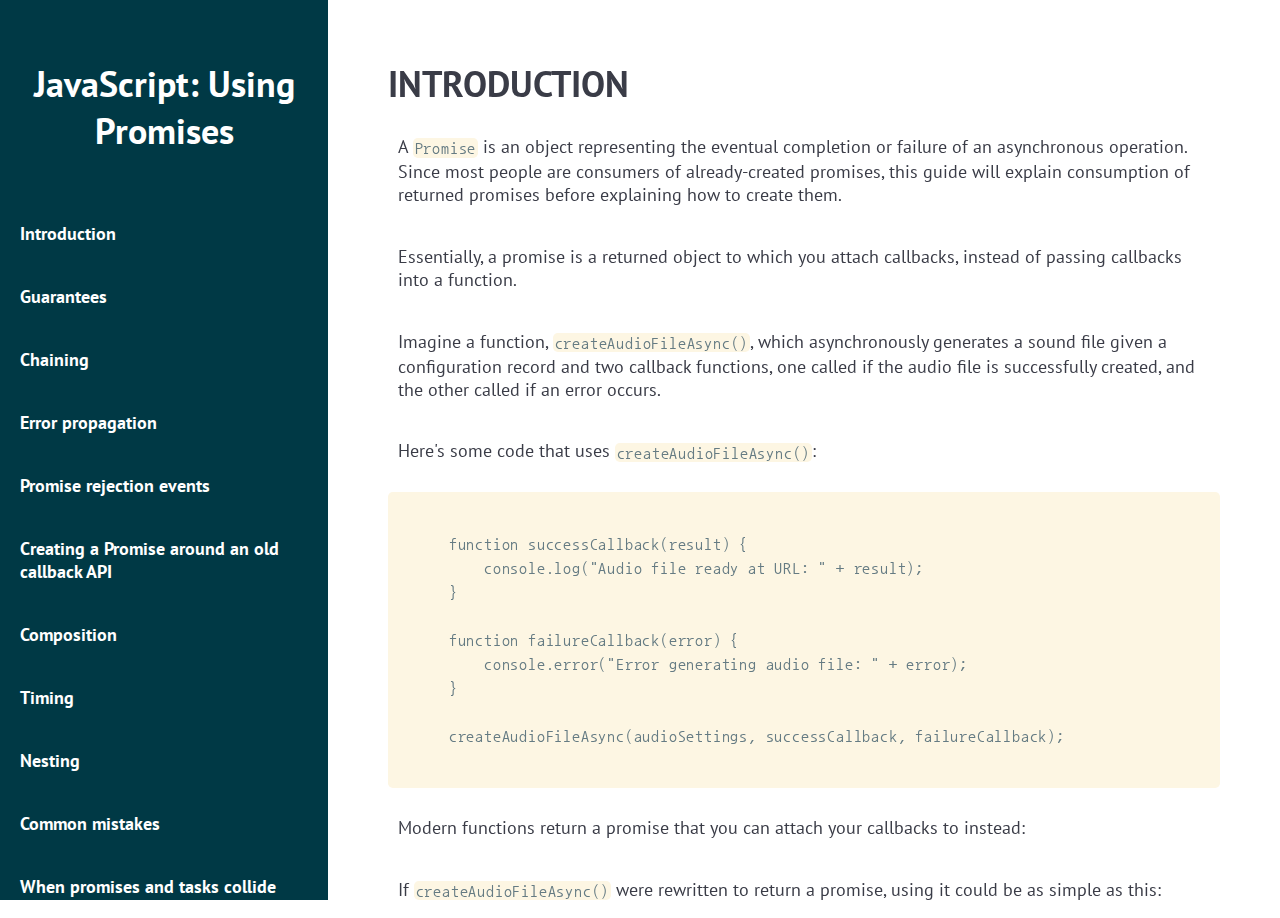
<file: index.html>
<!DOCTYPE html>
<html>
    <head>
        <title>Technical Documentation - JavaScript: Using Promises</title>
        <link href="https://fonts.googleapis.com/css?family=PT+Sans:400,700|Nanum+Gothic+Coding:400,700" rel="stylesheet">
        <link href="asset/prism.css" rel="stylesheet">
        <link href="main.css" rel="stylesheet">
        <script src="script.js" defer></script>
        <meta name="viewport" content="width=device-width, initial-scale=1">
        <link rel="stylesheet" href="https://use.fontawesome.com/releases/v5.8.1/css/all.css" integrity="sha384-50oBUHEmvpQ+1lW4y57PTFmhCaXp0ML5d60M1M7uH2+nqUivzIebhndOJK28anvf" crossorigin="anonymous">
    </head>
    <body>
        <nav id="navbar">
            <header>
                JavaScript: Using Promises
            </header>
            <button class="nav-button"><i class="fas fa-angle-double-down"></i></button>
            <div class="nav-links">
                <ul>
                    <li><a href="#Introduction" class="nav-link">Introduction</a></li>
                    <li><a href="#Guarantees" class="nav-link">Guarantees</a></li>
                    <li><a href="#Chaining" class="nav-link">Chaining</a></li>
                    <li><a href="#Error_propagation" class="nav-link">Error propagation</a></li>
                    <li><a href="#Promise_rejection_events" class="nav-link">Promise rejection events</a></li>
                    <li><a href="#Creating_a_Promise_around_an_old_callback_API" class="nav-link">Creating a Promise around an old callback API</a></li>
                    <li><a href="#Composition" class="nav-link">Composition</a></li>
                    <li><a href="#Timing" class="nav-link">Timing</a></li>
                    <li><a href="#Nesting" class="nav-link">Nesting</a></li>
                    <li><a href="#Common_mistakes" class="nav-link">Common mistakes</a></li>
                    <li><a href="#When_promises_and_tasks_collide" class="nav-link">When promises and tasks collide</a></li>
                </ul>
            </div>
        </nav>
        <main id="main-doc">
            <section class="main-section" id="Introduction">
                <header>INTRODUCTION</header>
                <p>A <code class="language-none">Promise</code> is an object representing the eventual completion or failure of an asynchronous operation. Since most people are consumers of already-created promises, this guide will explain consumption of returned promises before explaining how to create them.</p>
                <p>Essentially, a promise is a returned object to which you attach callbacks, instead of passing callbacks into a function.</p>
                <p>Imagine a function, <code class="language-javascript">createAudioFileAsync()</code>, which asynchronously generates a sound file given a configuration record and two callback functions, one called if the audio file is successfully created, and the other called if an error occurs.</p>
                <p>Here's some code that uses <code class="language-javascript">createAudioFileAsync()</code>:</p>
                <pre class="line-numbers language-javascript"><code class="language-javascript">
function successCallback(result) {
    console.log("Audio file ready at URL: " + result);
}

function failureCallback(error) {
    console.error("Error generating audio file: " + error);
}

createAudioFileAsync(audioSettings, successCallback, failureCallback);
                </code></pre>
                <p>Modern functions return a promise that you can attach your callbacks to instead:</p>
                <p>If <code class="language-javascript">createAudioFileAsync()</code> were rewritten to return a promise, using it could be as simple as this:</p>
                <pre class="language-javascript line-numbers"><code>
createAudioFileAsync(audioSettings).then(successCallback, failureCallback);
                </code></pre>
                <p>That's shorthand for:</p>
                <pre class="language-javascript line-numbers"><code>
const promise = createAudioFileAsync(audioSettings); 
promise.then(successCallback, failureCallback);
                </code></pre>
                <p>We call this an <em>asynchronous function call</em>. This convention has several advantages. We will explore each one.</p>
            </section>
            <section class="main-section" id="Guarantees">
                <header>GUARANTEES</header>
                <p>Unlike old-fashioned passed-in callbacks, a promise comes with some guarantees:</p>
                <ul>
                    <li>Callbacks will never be called before the completion of the current run of the JavaScript event loop.</li>
                    <li>Callbacks added with <code class="language-javascript">then()</code>, as above, will be called even after the success or failure of the asynchronous operation.</li>
                    <li>Multiple callbacks may be added by calling <code class="language-javascript">then()</code> several times. Each callback is executed one after another, in the order in which they were inserted.</li>
                </ul>
                <p>One of the great things about using promises is <b>chaining</b>.</p>
            </section>
            <section class="main-section" id="Chaining">
                <header>CHAINING</header>
                <p>A common need is to execute two or more asynchronous operations back to back, where each subsequent operation starts when the previous operation succeeds, with the result from the previous step. We accomplish this by creating a <b>promise chain</b>.</p>
                <p>Here's the magic: the then() function returns a new promise, different from the original:</p>
                <pre class="language-javascript line-numbers"><code>
const promise = doSomething();
const promise2 = promise.then(successCallback, failureCallback);
or
const promise2 = doSomething().then(successCallback, failureCallback);
                </code></pre>
                <p>This second promise (promise2) represents the completion not just of doSomething(), but also of the successCallback or failureCallback you passed in, which can be other asynchronous functions returning a promise. When that's the case, any callbacks added to promise2 get queued behind the promise returned by either successCallback or failureCallback.</p>
                <p>Basically, each promise represents the completion of another asynchronous step in the chain.</p>
                <p>In the old days, doing several asynchronous operations in a row would lead to the classic callback pyramid of doom:</p>
                <pre class="language-javascript line-numbers"><code> 
doSomething(function(result) {
    doSomethingElse(result, function(newResult) {
        doThirdThing(newResult, function(finalResult) {
        console.log('Got the final result: ' + finalResult);
        }, failureCallback);
    }, failureCallback);
    }, failureCallback);
                </code></pre>
                <p>With modern functions, we attach our callbacks to the returned promises instead, forming a promise chain:</p>
                <pre class="language-javascript line-numbers"><code>
doSomething()
    .then(function(result) {
    return doSomethingElse(result);
    })
    .then(function(newResult) {
    return doThirdThing(newResult);
    })
    .then(function(finalResult) {
    console.log('Got the final result: ' + finalResult);
    })
    .catch(failureCallback);

                </code></pre>
                <p>The arguments to then are optional, and catch(failureCallback) is short for then(null, failureCallback). You might see this expressed with arrow functions instead:</p>
                <pre class="language-javascript line-numbers"><code>
doSomething()
    .then(result => doSomethingElse(result))
    .then(newResult => doThirdThing(newResult))
    .then(finalResult => {
    console.log(`Got the final result: ${finalResult}`);
    })
    .catch(failureCallback);
                </code></pre>
                <p><b>Important:</b> Always return results, otherwise callbacks won't catch the result of a previous promise (with arrow functions <code class="language-javascript">() => x</code> is short for <code class="language-javascript">() => { return x; })</code>.</p>
                <h3><span>Chaining after a catch</span></h3>

                <p>It's possible to chain after a failure, i.e. a catch, which is useful to accomplish new actions even after an action failed in the chain. Read the following example:</p>
                <pre class="language-javascript line-numbers"><code>
new Promise((resolve, reject) => {
    console.log('Initial');

    resolve();
})
.then(() => {
    throw new Error('Something failed');
        
    console.log('Do this');
})
.catch(() => {
    console.error('Do that');
})
.then(() => {
    console.log('Do this, no matter what happened before');
});
                </code></pre>

                <p>This will output the following text:</p>
                <pre class="language-javascript line-numbers"><code>
Initial
Do that
Do this, no matter what happened before
                </code></pre>
                <p><b>Note:</b> The text "Do this" is not displayed because the "Something failed" error caused a rejection.</p>
            </section>

            <section class="main-section" id="Error_propagation">
                <header>ERROR PROPAGATION</header>
                <p>You might recall seeing <code class="language-javascript">failureCallback</code> three times in the pyramid of doom earlier, compared to only once at the end of the promise chain:</p>
                <pre class="language-javascript line-numbers"><code>
doSomething()
    .then(result => doSomethingElse(result))
    .then(newResult => doThirdThing(newResult))
    .then(finalResult => console.log(`Got the final result: ${finalResult}`))
    .catch(failureCallback);
                </code></pre>
                <p>If there's an exception, the browser will look down the chain for <code class="language-javascript">.catch()</code> handlers or onRejected. This is very much modeled after how synchronous code works:</p>
                <pre class="language-javascript line-numbers"><code>
try {
    const result = syncDoSomething();
    const newResult = syncDoSomethingElse(result);
    const finalResult = syncDoThirdThing(newResult);
    console.log(`Got the final result: ${finalResult}`);
    } catch(error) {
    failureCallback(error);
    }
                </code></pre>
                <p>This symmetry with asynchronous code culminates in the <code class="language-javascript">async/await</code> syntactic sugar in ECMAScript 2017:</p>
                <pre class="language-javascript line-numbers"><code>
async function foo() {
    try {
        const result = await doSomething();
        const newResult = await doSomethingElse(result);
        const finalResult = await doThirdThing(newResult);
        console.log(`Got the final result: ${finalResult}`);
    } catch(error) {
        failureCallback(error);
    }
}
                </code></pre>
                <p>It builds on promises, e.g. <code class="language-javascript">doSomething()</code> is the same function as before. You can read more about the syntax <a href="https://developers.google.com/web/fundamentals/primers/async-functions">here</a>.</p>
                <p>Promises solve a fundamental flaw with the callback pyramid of doom, by catching all errors, even thrown exceptions and programming errors. This is essential for functional composition of asynchronous operations.</p>
            </section>
            <section class="main-section" id="Promise_rejection_events">
                <header>PROMISE REJECTION EVENTS</header>
                <p>Whenever a promise is rejected, one of two events is sent to the global scope (generally, this is either the window or, if being used in a web worker, it's the Worker or other worker-based interface). The two events are:</p>
                <dl>
                    <dt>rejectionhandled</dt>
                        <dd>Sent when a promise is rejected, after that rejection has been handled by the executor's reject function.</dd>
                    <dt>unhandledrejection</dt>
                        <dd>Sent when a promise is rejected but there is no rejection handler available.</dd>
                </dl>
                <p>In both cases, the event (of type <code class="language-javascript">PromiseRejectionEvent</code>) has as members a <code class="language-javascript">promise</code> property indicating the promise that was rejected, and a <code class="language-javascript">reason</code> property that provides the reason given for the promise to be rejected.</p>
                <p>These make it possible to offer fallback error handling for promises, as well as to help debug issues with your promise management. These handlers are global per context, so all errors will go to the same event handlers, regardless of source.</p>
                <p>One case of special usefulness: when writing code for Node.js, it's common that modules you include in your project may have unhandled rejected promises. These get logged to the console by the Node runtime. You can capture these for analysis and handling by your code—or just to avoid having them cluttering up your output—by adding a handler for the unhandledrejection event, like this:</p>
                <pre class="language-javascript line-numbers"><code>
window.addEventListener("unhandledrejection", event => {
    /* You might start here by adding code to examine the
        promise specified by event.promise and the reason in
        event.reason */
    
    event.preventDefault();
    }, false);
                </code></pre>
                <p>By calling the event's <code class="language-javascript">preventDefault()</code> method, you tell the JavaScript runtime not to do its default action when rejected promises go unhandled. That default action usually involves logging the error to console, and this is indeed the case for Node.</p>
                <p>Ideally, of course, you should examine the rejected promises to make sure none of them are actual code bugs before just discarding these events.</p>
            </section>
            <section class="main-section" id="Creating_a_Promise_around_an_old_callback_API">
                <header>CREATING A PROMISE AROUND AN OLD CALLBACK API</header>
                <p>A Promise can be created from scratch using its constructor. This should be needed only to wrap old APIs.</p>
                <p>In an ideal world, all asynchronous functions would already return promises. Unfortunately, some APIs still expect success and/or failure callbacks to be passed in the old way. The most obvious example is the <code class="language-javascript line-numbers">setTimeout()</code> function:</p>
                <pre><code class="language-javascript line-numbers">
setTimeout(() => saySomething("10 seconds passed"), 10*1000);
                </code></pre>
                <p>Mixing old-style callbacks and promises is problematic. If saySomething() fails or contains a programming error, nothing catches it. <code class="language-javascript">setTimeout</code> is to blame for this.</p>
                <p>Luckily we can wrap <code class="language-javascript">setTimeout</code> in a promise. Best practice is to wrap problematic functions at the lowest possible level, and then never call them directly again:</p>
                <pre class="language-javascript line-numbers"><code>
const wait = ms => new Promise(resolve => setTimeout(resolve, ms));

wait(10*1000).then(() => saySomething("10 seconds")).catch(failureCallback);
                </code></pre>
                <p>Basically, the promise constructor takes an executor function that lets us resolve or reject a promise manually. Since <code class="language-javascript">setTimeout()</code> doesn't really fail, we left out reject in this case.</p>
            </section>
            <section class="main-section" id="Composition">
                <header>COMPOSITION</header>
                <p><code class="language-javascript">Promise.resolve()</code> and <code class="language-javascript">Promise.reject()</code> are shortcuts to manually create an already resolved or rejected promise respectively. This can be useful at times.</p>
                <p><code class="language-javascript">Promise.all()</code> and <code class="language-javascript">Promise.race()</code> are two composition tools for running asynchronous operations in parallel.</p>
                <p>We can start operations in parallel and wait for them all to finish like this:</p>
                <pre class="language-javascript line-numbers"><code>
Promise.all([func1(), func2(), func3()])
.then(([result1, result2, result3]) => { /* use result1, result2 and result3 */ });
                </code></pre>
                <p>Sequential composition is possible using some clever JavaScript:</p>
                <pre class="language-javascript line-numbers"><code>
[func1, func2, func3].reduce((p, f) => p.then(f), Promise.resolve())
.then(result3 => { /* use result3 */ });
                </code></pre>
                <p>Basically, we reduce an array of asynchronous functions down to a promise chain equivalent to: <code class="language-javascript">Promise.resolve().then(func1).then(func2).then(func3);</code></p>
                <p>This can be made into a reusable compose function, which is common in functional programming:</p>
                <pre class="language-javascript line-numbers"><code>
const applyAsync = (acc,val) => acc.then(val);
const composeAsync = (...funcs) => x => funcs.reduce(applyAsync, Promise.resolve(x));
                </code></pre>
                <p>The <code class="language-javascript">composeAsync()</code> function will accept any number of functions as arguments, and will return a new function that accepts an initial value to be passed through the composition pipeline:</p>
                <pre class="language-javascript line-numbers"><code>
const transformData = composeAsync(func1, func2, func3);
const result3 = transformData(data);
                </code></pre>
                <p>In ECMAScript 2017, sequential composition can be done more simply with async/await:</p>
                <pre class="language-javascript line-numbers"><code>
let result;
for (const f of [func1, func2, func3]) {
result = await f(result);
}
/* use last result (i.e. result3) */
                </code></pre>
            </section>
            <section class="main-section" id="Timing">
                <header>TIMING</header>
                <p></p>To avoid surprises, functions passed to <code class="language-javascript">then()</code> will never be called synchronously, even with an already-resolved promise:</p>
                <pre class="language-javascript line-numbers"><code>
Promise.resolve().then(() => console.log(2));
console.log(1); // 1, 2
                </code></pre>

                <p>Instead of running immediately, the passed-in function is put on a microtask queue, which means it runs later when the queue is emptied at the end of the current run of the JavaScript event loop, i.e. pretty soon:</p>
                <pre class="language-javascript line-numbers"><code>
const wait = ms => new Promise(resolve => setTimeout(resolve, ms));

wait().then(() => console.log(4));
Promise.resolve().then(() => console.log(2)).then(() => console.log(3));
console.log(1); // 1, 2, 3, 4
                </code></pre>
            </section>
            <section class="main-section" id="Nesting">
                <header>NESTING</header>
                <p>Simple promise chains are best kept flat without nesting, as nesting can be a result of careless composition. See <a href="technical_page.html#Common_mistakes">common mistakes.</a></p>
                <p>Nesting is a control structure to limit the scope of  statements. Specifically, a nested <code class="language-javascript">catch</code> only catches failures in its scope and below, not errors higher up in the chain outside the nested scope. When used correctly, this gives greater precision in error recovery:</p>
                <pre class="language-javascript line-numbers"><code>
doSomethingCritical()
    .then(result => doSomethingOptional(result)
    .then(optionalResult => doSomethingExtraNice(optionalResult))
    .catch(e => {})) // Ignore if optional stuff fails; proceed.
    .then(() => moreCriticalStuff())
    .catch(e => console.error("Critical failure: " + e.message));

                </code></pre>
                <p>Note that the optional steps here are nested, not from the indentation, but from the precarious placement of the outer <code class="language-javascript">(</code> and <code class="language-javascript">)</code> around them.</p>
                <p>The inner neutralizing <code class="language-javascript">catch</code> statement only catches failures from <code class="language-javascript">doSomethingOptional()</code> and <code class="language-javascript">doSomethingExtraNice()</code>, after which the code resumes with <code class="language-javascript">moreCriticalStuff()</code>. Importantly, if <code class="language-javascript">doSomethingCritical()</code> fails, its error is caught by the final (outer) <code class="language-javascript">catch</code> only.</p>
            </section>
            <section class="main-section" id="Common_mistakes">
                <header>COMMON MISTAKES</header>
                <p>Here are some common mistakes to watch out for when composing promise chains. Several of these mistakes manifest in the following example:</p>
                <pre class="language-javascript line-numbers"><code>
// Bad example! Spot 3 mistakes!

doSomething().then(function(result) {
doSomethingElse(result) // Forgot to return promise from inner chain + unnecessary nesting
.then(newResult => doThirdThing(newResult));
}).then(() => doFourthThing());
// Forgot to terminate chain with a catch!
                </code></pre>
                <p> The first mistake is to not chain things together properly. This happens when we create a new promise but forget to return it. As a consequence, the chain is broken, or rather, we have two independent chains racing. This means <code class="language-javascript">doFourthThing()</code> won't wait for <code class="language-javascript">doSomethingElse()</code> or <code class="language-javascript">doThirdThing()</code> to finish, and will run in parallel with them, likely unintended. Separate chains also have separate error handling, leading to uncaught errors.</p>
                <p>The second mistake is to nest unnecessarily, enabling the first mistake. Nesting also limits the scope of inner error handlers, which - if unintended - can lead to uncaught errors. A variant of this is the promise constructor anti-pattern, which combines nesting with redundant use of the promise constructor to wrap code that already uses promises.</p>
                <p>The third mistake is forgetting to terminate chains with catch. Unterminated promise chains lead to uncaught promise rejections in most browsers.</p>
                <p>A good rule-of-thumb is to always either return or terminate promise chains, and as soon as you get a new promise, return it immediately, to flatten things:</p>
                <pre class="language-javascript line-numbers"><code>
doSomething()
    .then(function(result) {
    return doSomethingElse(result);
    })
    .then(newResult => doThirdThing(newResult))
    .then(() => doFourthThing())
    .catch(error => console.error(error));
                </code></pre>

                <p>
                    Note that <code class="language-javascript">() => x</code> is short for <code class="language-javascript">() => { return x; }</code>.<br>
                    Now we have a single deterministic chain with proper error handling.<br>
                    Using <code class="language-javascript">async/await</code> addresses most, if not all of these problems - the tradeoff being that the most common mistake with that syntax is forgetting the await keyword.
                </p>    
            </section>
            <section class="main-section" id="When_promises_and_tasks_collide">
                <header>WHEN PROMISES AND TASKS COLLIDE</header>
                <p>If you run into situations in which you have promises and tasks (such as events or callbacks) which are firing in unpredictable orders, it's possible you may benefit from using a microtask to check status or balance out your promises when promises are created conditionally.
                    If you think microtasks may help solve this problem, see the microtask guide to learn more about how to use <code class="language-javascript">queueMicrotask()</code> to enqueue a function as a microtask.</p>
            </section>
        </main>
    </body>
</html>
</file>
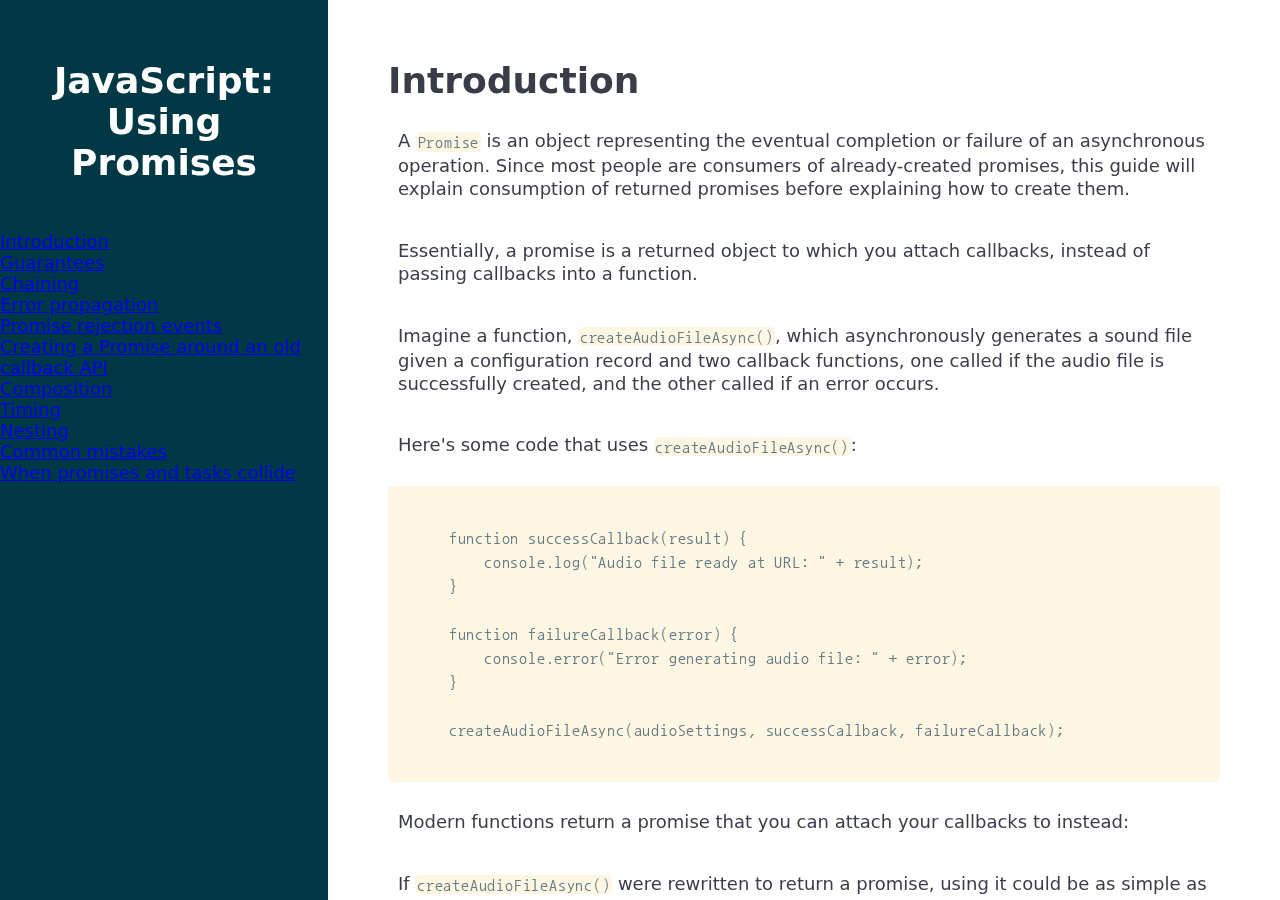
<file: technical_page.html>
<!DOCTYPE html>
<html>
    <head>
        <title>Technical Documentation - JavaScript: Using Promises</title>
        <link href="https://fonts.googleapis.com/css?family=Nanum+Gothic:400,700|Nanum+Gothic+Coding:400,700" rel="stylesheet">
        <link href="asset/prism.css" rel="stylesheet">
        <link href="main.css" rel="stylesheet">
    </head>
    <body>
        <nav id="navbar">
            <header>
                JavaScript: Using Promises
            </header>
            <ul>
                <li><a href="#Introduction">Introduction</a></li>
                <li><a href="#Guarantees">Guarantees</a></li>
                <li><a href="#Chaining">Chaining</a></li>
                <li><a href="#Error_propagation">Error propagation</a></li>
                <li><a href="#Promise_rejection_events">Promise rejection events</a></li>
                <li><a href="#Creating_a_Promise_around_an_old_callback_API">Creating a Promise around an old callback API</a></li>
                <li><a href="#Composition">Composition</a></li>
                <li><a href="#Timing">Timing</a></li>
                <li><a href="#Nesting">Nesting</a></li>
                <li><a href="#Common_mistakes">Common mistakes</a></li>
                <li><a href="#When_promises_and_tasks_collide">When promises and tasks collide</a></li>
            </ul>
        </nav>
        <main id="main-doc">
            <section class="main-section" id="Introduction">
                <header>Introduction</header>
                <p>A <code class="language-javascript">Promise</code> is an object representing the eventual completion or failure of an asynchronous operation. Since most people are consumers of already-created promises, this guide will explain consumption of returned promises before explaining how to create them.</p>
                <p>Essentially, a promise is a returned object to which you attach callbacks, instead of passing callbacks into a function.</p>
                <p>Imagine a function, <code class="language-javascript">createAudioFileAsync()</code>, which asynchronously generates a sound file given a configuration record and two callback functions, one called if the audio file is successfully created, and the other called if an error occurs.</p>
                <p>Here's some code that uses <code class="language-javascript">createAudioFileAsync()</code>:</p>
                <pre class="language-javascript line-numbers"><code>
function successCallback(result) {
    console.log("Audio file ready at URL: " + result);
}

function failureCallback(error) {
    console.error("Error generating audio file: " + error);
}

createAudioFileAsync(audioSettings, successCallback, failureCallback);
                </code></pre>
                <p>Modern functions return a promise that you can attach your callbacks to instead:</p>
                <p>If <code class="language-javascript">createAudioFileAsync()</code> were rewritten to return a promise, using it could be as simple as this:</p>
                <pre><code class="language-javascript">
createAudioFileAsync(audioSettings).then(successCallback, failureCallback);
                </code></pre>
                <p>That's shorthand for:</p>
                <pre class="language-javascript line-numbers"><code>
const promise = createAudioFileAsync(audioSettings); 
promise.then(successCallback, failureCallback);
                </code></pre>
                <p>We call this an <em>asynchronous function call</em>. This convention has several advantages. We will explore each one.</p>
            </section>
            <section class="main-section" id="Guarantees">
                <header>Guarantees</header>
                <p>Unlike old-fashioned passed-in callbacks, a promise comes with some guarantees:</p>
                <ul>
                    <li>Callbacks will never be called before the completion of the current run of the JavaScript event loop.</li>
                    <li>Callbacks added with <code class="language-javascript">then()</code>, as above, will be called even after the success or failure of the asynchronous operation.</li>
                    <li>Multiple callbacks may be added by calling <code class="language-javascript">then()</code> several times. Each callback is executed one after another, in the order in which they were inserted.</li>
                </ul>
                <p>One of the great things about using promises is <b>chaining</b>.</p>
            </section>
            <section class="main-section" id="Chaining">
                <header>Chaining</header>
                <p>A common need is to execute two or more asynchronous operations back to back, where each subsequent operation starts when the previous operation succeeds, with the result from the previous step. We accomplish this by creating a <b>promise chain</b>.</p>
                <p>Here's the magic: the then() function returns a new promise, different from the original:</p>
                <pre class="language-javascript line-numbers"><code>
const promise = doSomething();
const promise2 = promise.then(successCallback, failureCallback);
or
const promise2 = doSomething().then(successCallback, failureCallback);
                </code></pre>
                <p>This second promise (promise2) represents the completion not just of doSomething(), but also of the successCallback or failureCallback you passed in, which can be other asynchronous functions returning a promise. When that's the case, any callbacks added to promise2 get queued behind the promise returned by either successCallback or failureCallback.</p>
                <p>Basically, each promise represents the completion of another asynchronous step in the chain.</p>
                <p>In the old days, doing several asynchronous operations in a row would lead to the classic callback pyramid of doom:</p>
                <pre class="language-javascript line-numbers"><code> 
doSomething(function(result) {
    doSomethingElse(result, function(newResult) {
        doThirdThing(newResult, function(finalResult) {
        console.log('Got the final result: ' + finalResult);
        }, failureCallback);
    }, failureCallback);
    }, failureCallback);
                </code></pre>
                <p>With modern functions, we attach our callbacks to the returned promises instead, forming a promise chain:</p>
                <pre class="language-javascript line-numbers"><code>
doSomething()
    .then(function(result) {
    return doSomethingElse(result);
    })
    .then(function(newResult) {
    return doThirdThing(newResult);
    })
    .then(function(finalResult) {
    console.log('Got the final result: ' + finalResult);
    })
    .catch(failureCallback);

                </code></pre>
                <p>The arguments to then are optional, and catch(failureCallback) is short for then(null, failureCallback). You might see this expressed with arrow functions instead:</p>
                <pre class="language-javascript line-numbers"><code>
doSomething()
    .then(result => doSomethingElse(result))
    .then(newResult => doThirdThing(newResult))
    .then(finalResult => {
    console.log(`Got the final result: ${finalResult}`);
    })
    .catch(failureCallback);
                </code></pre>
                <p><b>Important:</b> Always return results, otherwise callbacks won't catch the result of a previous promise (with arrow functions <code class="language-javascript">() => x</code> is short for <code class="language-javascript">() => { return x; })</code>.</p>
                <h3><span>Chaining after a catch</span></h3>

                <p>It's possible to chain after a failure, i.e. a catch, which is useful to accomplish new actions even after an action failed in the chain. Read the following example:</p>
                <pre class="language-javascript line-numbers"><code>
new Promise((resolve, reject) => {
    console.log('Initial');

    resolve();
})
.then(() => {
    throw new Error('Something failed');
        
    console.log('Do this');
})
.catch(() => {
    console.error('Do that');
})
.then(() => {
    console.log('Do this, no matter what happened before');
});
                </code></pre>

                <p>This will output the following text:</p>
                <pre class="language-javascript line-numbers"><code>
Initial
Do that
Do this, no matter what happened before
                </code></pre>
                <p><b>Note:</b> The text "Do this" is not displayed because the "Something failed" error caused a rejection.</p>
            </section>

            <section class="main-section" id="Error_propagation">
                <header>Error propagation</header>
                <p>You might recall seeing <code class="language-javascript">failureCallback</code> three times in the pyramid of doom earlier, compared to only once at the end of the promise chain:</p>
                <pre class="language-javascript line-numbers"><code>
doSomething()
    .then(result => doSomethingElse(result))
    .then(newResult => doThirdThing(newResult))
    .then(finalResult => console.log(`Got the final result: ${finalResult}`))
    .catch(failureCallback);
                </code></pre>
                <p>If there's an exception, the browser will look down the chain for <code class="language-javascript">.catch()</code> handlers or onRejected. This is very much modeled after how synchronous code works:</p>
                <pre class="language-javascript line-numbers"><code>
try {
    const result = syncDoSomething();
    const newResult = syncDoSomethingElse(result);
    const finalResult = syncDoThirdThing(newResult);
    console.log(`Got the final result: ${finalResult}`);
    } catch(error) {
    failureCallback(error);
    }
                </code></pre>
                <p>This symmetry with asynchronous code culminates in the <code class="language-javascript">async/await</code> syntactic sugar in ECMAScript 2017:</p>
                <pre class="language-javascript line-numbers"><code>
async function foo() {
    try {
        const result = await doSomething();
        const newResult = await doSomethingElse(result);
        const finalResult = await doThirdThing(newResult);
        console.log(`Got the final result: ${finalResult}`);
    } catch(error) {
        failureCallback(error);
    }
}
                </code></pre>
                <p>It builds on promises, e.g. <code class="language-javascript">doSomething()</code> is the same function as before. You can read more about the syntax <a href="https://developers.google.com/web/fundamentals/primers/async-functions">here</a>.</p>
                <p>Promises solve a fundamental flaw with the callback pyramid of doom, by catching all errors, even thrown exceptions and programming errors. This is essential for functional composition of asynchronous operations.</p>
            </section>
            <section class="main-section" id="Promise_rejection_events">
                <header>Promise rejection events</header>
                <p>Whenever a promise is rejected, one of two events is sent to the global scope (generally, this is either the window or, if being used in a web worker, it's the Worker or other worker-based interface). The two events are:</p>
                <dl>
                    <dt>rejectionhandled</dt>
                        <dd>Sent when a promise is rejected, after that rejection has been handled by the executor's reject function.</dd>
                    <dt>unhandledrejection</dt>
                        <dd>Sent when a promise is rejected but there is no rejection handler available.</dd>
                </dl>
                <p>In both cases, the event (of type <code class="language-javascript">PromiseRejectionEvent</code>) has as members a <code class="language-javascript">promise</code> property indicating the promise that was rejected, and a <code class="language-javascript">reason</code> property that provides the reason given for the promise to be rejected.</p>
                <p>These make it possible to offer fallback error handling for promises, as well as to help debug issues with your promise management. These handlers are global per context, so all errors will go to the same event handlers, regardless of source.</p>
                <p>One case of special usefulness: when writing code for Node.js, it's common that modules you include in your project may have unhandled rejected promises. These get logged to the console by the Node runtime. You can capture these for analysis and handling by your code—or just to avoid having them cluttering up your output—by adding a handler for the unhandledrejection event, like this:</p>
                <pre class="language-javascript line-numbers"><code>
window.addEventListener("unhandledrejection", event => {
    /* You might start here by adding code to examine the
        promise specified by event.promise and the reason in
        event.reason */
    
    event.preventDefault();
    }, false);
                </code></pre>
                <p>By calling the event's <code class="language-javascript">preventDefault()</code> method, you tell the JavaScript runtime not to do its default action when rejected promises go unhandled. That default action usually involves logging the error to console, and this is indeed the case for Node.</p>
                <p>Ideally, of course, you should examine the rejected promises to make sure none of them are actual code bugs before just discarding these events.</p>
            </section>
            <section class="main-section" id="Creating_a_Promise_around_an_old_callback_API">
                <header>Creating a Promise around an old callback API</header>
                <p>A Promise can be created from scratch using its constructor. This should be needed only to wrap old APIs.</p>
                <p></p>In an ideal world, all asynchronous functions would already return promises. Unfortunately, some APIs still expect success and/or failure callbacks to be passed in the old way. The most obvious example is the <code class="language-javascript">setTimeout()</code> function:</p>
                <pre><code class="language-javascript">
setTimeout(() => saySomething("10 seconds passed"), 10*1000);
                </code></pre>
                <p>Mixing old-style callbacks and promises is problematic. If saySomething() fails or contains a programming error, nothing catches it. <code class="language-javascript">setTimeout</code> is to blame for this.</p>
                <p>Luckily we can wrap <code class="language-javascript">setTimeout</code> in a promise. Best practice is to wrap problematic functions at the lowest possible level, and then never call them directly again:</p>
                <pre class="language-javascript line-numbers"><code>
const wait = ms => new Promise(resolve => setTimeout(resolve, ms));

wait(10*1000).then(() => saySomething("10 seconds")).catch(failureCallback);
                </code></pre>
                <p>Basically, the promise constructor takes an executor function that lets us resolve or reject a promise manually. Since <code class="language-javascript">setTimeout()</code> doesn't really fail, we left out reject in this case.</p>
            </section>
            <section class="main-section" id="Composition">
                <header>Composition</header>
                <p><code class="language-javascript">Promise.resolve()</code> and <code class="language-javascript">Promise.reject()</code> are shortcuts to manually create an already resolved or rejected promise respectively. This can be useful at times.</p>
                <p><code class="language-javascript">Promise.all()</code> and <code class="language-javascript">Promise.race()</code> are two composition tools for running asynchronous operations in parallel.</p>
                <p>We can start operations in parallel and wait for them all to finish like this:</p>
                <pre class="language-javascript line-numbers"><code>
Promise.all([func1(), func2(), func3()])
.then(([result1, result2, result3]) => { /* use result1, result2 and result3 */ });
                </code></pre>
                <p>Sequential composition is possible using some clever JavaScript:</p>
                <pre class="language-javascript line-numbers"><code>
[func1, func2, func3].reduce((p, f) => p.then(f), Promise.resolve())
.then(result3 => { /* use result3 */ });
                </code></pre>
                <p>Basically, we reduce an array of asynchronous functions down to a promise chain equivalent to: <code class="language-javascript">Promise.resolve().then(func1).then(func2).then(func3);</code></p>
                <p>This can be made into a reusable compose function, which is common in functional programming:</p>
                <pre class="language-javascript line-numbers"><code>
                    const applyAsync = (acc,val) => acc.then(val);
                    const composeAsync = (...funcs) => x => funcs.reduce(applyAsync, Promise.resolve(x));
                </code></pre>
                <p>The <code class="language-javascript">composeAsync()</code> function will accept any number of functions as arguments, and will return a new function that accepts an initial value to be passed through the composition pipeline:</p>
                <pre class="language-javascript line-numbers"><code>
const transformData = composeAsync(func1, func2, func3);
const result3 = transformData(data);
                </code></pre>
                <p>In ECMAScript 2017, sequential composition can be done more simply with async/await:</p>
                <pre class="language-javascript line-numbers"><code>
let result;
for (const f of [func1, func2, func3]) {
result = await f(result);
}
/* use last result (i.e. result3) */
                </code></pre>
            </section>
            <section class="main-section" id="Timing">
                <header>Timing</header>
                <p></p>To avoid surprises, functions passed to <code class="language-javascript">then()</code> will never be called synchronously, even with an already-resolved promise:</p>
                <pre class="language-javascript line-numbers"><code>
Promise.resolve().then(() => console.log(2));
console.log(1); // 1, 2
                </code></pre>

                <p>Instead of running immediately, the passed-in function is put on a microtask queue, which means it runs later when the queue is emptied at the end of the current run of the JavaScript event loop, i.e. pretty soon:</p>
                <pre class="language-javascript line-numbers"><code>
const wait = ms => new Promise(resolve => setTimeout(resolve, ms));

wait().then(() => console.log(4));
Promise.resolve().then(() => console.log(2)).then(() => console.log(3));
console.log(1); // 1, 2, 3, 4
                </code></pre>
            </section>
            <section class="main-section" id="Nesting">
                <header>Nesting</header>
                <p>Simple promise chains are best kept flat without nesting, as nesting can be a result of careless composition. See <a href="technical_page.html#Common_mistakes">common mistakes.</a></p>
                <p>Nesting is a control structure to limit the scope of  statements. Specifically, a nested <code class="language-javascript">catch</code> only catches failures in its scope and below, not errors higher up in the chain outside the nested scope. When used correctly, this gives greater precision in error recovery:</p>
                <pre class="language-javascript line-numbers"><code>
doSomethingCritical()
    .then(result => doSomethingOptional(result)
    .then(optionalResult => doSomethingExtraNice(optionalResult))
    .catch(e => {})) // Ignore if optional stuff fails; proceed.
    .then(() => moreCriticalStuff())
    .catch(e => console.error("Critical failure: " + e.message));

                </code></pre>
                <p>Note that the optional steps here are nested, not from the indentation, but from the precarious placement of the outer <code class="language-javascript">(</code> and <code class="language-javascript">)</code> around them.</p>
                <p>The inner neutralizing <code class="language-javascript">catch</code> statement only catches failures from <code class="language-javascript">doSomethingOptional()</code> and <code class="language-javascript">doSomethingExtraNice()</code>, after which the code resumes with <code class="language-javascript">moreCriticalStuff()</code>. Importantly, if <code class="language-javascript">doSomethingCritical()</code> fails, its error is caught by the final (outer) <code class="language-javascript">catch</code> only.</p>
            </section>
            <section class="main-section" id="Common_mistakes">
                <header>Common mistakes</header>
                <p>Here are some common mistakes to watch out for when composing promise chains. Several of these mistakes manifest in the following example:</p>
                <pre class="language-javascript line-numbers"><code>
// Bad example! Spot 3 mistakes!

doSomething().then(function(result) {
doSomethingElse(result) // Forgot to return promise from inner chain + unnecessary nesting
.then(newResult => doThirdThing(newResult));
}).then(() => doFourthThing());
// Forgot to terminate chain with a catch!
                </code></pre>
                <p> The first mistake is to not chain things together properly. This happens when we create a new promise but forget to return it. As a consequence, the chain is broken, or rather, we have two independent chains racing. This means <code class="language-javascript">doFourthThing()</code> won't wait for <code class="language-javascript">doSomethingElse()</code> or <code class="language-javascript">doThirdThing()</code> to finish, and will run in parallel with them, likely unintended. Separate chains also have separate error handling, leading to uncaught errors.</p>
                <p>The second mistake is to nest unnecessarily, enabling the first mistake. Nesting also limits the scope of inner error handlers, which - if unintended - can lead to uncaught errors. A variant of this is the promise constructor anti-pattern, which combines nesting with redundant use of the promise constructor to wrap code that already uses promises.</p>
                <p>The third mistake is forgetting to terminate chains with catch. Unterminated promise chains lead to uncaught promise rejections in most browsers.</p>
                <p>A good rule-of-thumb is to always either return or terminate promise chains, and as soon as you get a new promise, return it immediately, to flatten things:</p>
                <pre class="language-javascript line-numbers"><code>
doSomething()
    .then(function(result) {
    return doSomethingElse(result);
    })
    .then(newResult => doThirdThing(newResult))
    .then(() => doFourthThing())
    .catch(error => console.error(error));
                </code></pre>

                <p>
                    Note that <code class="language-javascript">() => x</code> is short for <code class="language-javascript">() => { return x; }</code>.<br>
                    Now we have a single deterministic chain with proper error handling.<br>
                    Using <code class="language-javascript">async/await</code> addresses most, if not all of these problems - the tradeoff being that the most common mistake with that syntax is forgetting the await keyword.
                </p>    
            </section>
            <section class="main-section" id="When_promises_and_tasks_collide">
                <header>When promises and tasks collide</header>
                <p>If you run into situations in which you have promises and tasks (such as events or callbacks) which are firing in unpredictable orders, it's possible you may benefit from using a microtask to check status or balance out your promises when promises are created conditionally.
                    If you think microtasks may help solve this problem, see the microtask guide to learn more about how to use <code class="language-javascript">queueMicrotask()</code> to enqueue a function as a microtask.</p>
            </section>
        </main>
    </body>
</html>
</file>
<file: asset/prism.css>
/* PrismJS 1.21.0
https://prismjs.com/download.html#themes=prism-solarizedlight&languages=markup+css+clike+javascript&plugins=line-numbers+highlight-keywords */
/*
 Solarized Color Schemes originally by Ethan Schoonover
 http://ethanschoonover.com/solarized

 Ported for PrismJS by Hector Matos
 Website: https://krakendev.io
 Twitter Handle: https://twitter.com/allonsykraken)
*/

/*
SOLARIZED HEX
--------- -------
base03    #002b36
base02    #073642
base01    #586e75
base00    #657b83
base0     #839496
base1     #93a1a1
base2     #eee8d5
base3     #fdf6e3
yellow    #b58900
orange    #cb4b16
red       #dc322f
magenta   #d33682
violet    #6c71c4
blue      #268bd2
cyan      #2aa198
green     #859900
*/

code[class*="language-"],
pre[class*="language-"] {
	color: #657b83; /* base00 */
	font-family: Consolas, Monaco, 'Andale Mono', 'Ubuntu Mono', monospace;
	font-size: 1em;
	text-align: left;
	white-space: pre;
	word-spacing: normal;
	word-break: normal;
	word-wrap: normal;

	line-height: 1.5;

	-moz-tab-size: 4;
	-o-tab-size: 4;
	tab-size: 4;

	-webkit-hyphens: none;
	-moz-hyphens: none;
	-ms-hyphens: none;
	hyphens: none;
}

pre[class*="language-"]::-moz-selection, pre[class*="language-"] ::-moz-selection,
code[class*="language-"]::-moz-selection, code[class*="language-"] ::-moz-selection {
	background: #073642; /* base02 */
}

pre[class*="language-"]::selection, pre[class*="language-"] ::selection,
code[class*="language-"]::selection, code[class*="language-"] ::selection {
	background: #073642; /* base02 */
}

/* Code blocks */
pre[class*="language-"] {
	padding: 1em;
	margin: .5em 0;
	overflow: auto;
	border-radius: 0.3em;
}

:not(pre) > code[class*="language-"],
pre[class*="language-"] {
	background-color: #fdf6e3; /* base3 */
}

/* Inline code */
:not(pre) > code[class*="language-"] {
	padding: .1em;
	border-radius: .3em;
}

.token.comment,
.token.prolog,
.token.doctype,
.token.cdata {
	color: #93a1a1; /* base1 */
}

.token.punctuation {
	color: #586e75; /* base01 */
}

.token.namespace {
	opacity: .7;
}

.token.property,
.token.tag,
.token.boolean,
.token.number,
.token.constant,
.token.symbol,
.token.deleted {
	color: #268bd2; /* blue */
}

.token.selector,
.token.attr-name,
.token.string,
.token.char,
.token.builtin,
.token.url,
.token.inserted {
	color: #2aa198; /* cyan */
}

.token.entity {
	color: #657b83; /* base00 */
	background: #eee8d5; /* base2 */
}

.token.atrule,
.token.attr-value,
.token.keyword {
	color: #859900; /* green */
}

.token.function,
.token.class-name {
	color: #b58900; /* yellow */
}

.token.regex,
.token.important,
.token.variable {
	color: #cb4b16; /* orange */
}

.token.important,
.token.bold {
	font-weight: bold;
}
.token.italic {
	font-style: italic;
}

.token.entity {
	cursor: help;
}

pre[class*="language-"].line-numbers {
	position: relative;
	padding-left: 3.8em;
	counter-reset: linenumber;
}

pre[class*="language-"].line-numbers > code {
	position: relative;
	white-space: inherit;
}

.line-numbers .line-numbers-rows {
	position: absolute;
	pointer-events: none;
	top: 0;
	font-size: 100%;
	left: -3.8em;
	width: 3em; /* works for line-numbers below 1000 lines */
	letter-spacing: -1px;
	border-right: 1px solid #999;

	-webkit-user-select: none;
	-moz-user-select: none;
	-ms-user-select: none;
	user-select: none;

}

	.line-numbers-rows > span {
		display: block;
		counter-increment: linenumber;
	}

		.line-numbers-rows > span:before {
			content: counter(linenumber);
			color: #999;
			display: block;
			padding-right: 0.8em;
			text-align: right;
		}
</file>
<file: main.css>
/* 
Declare variables
*/
:root {
    --font-family: "PT Sans", sans;
    --code-font-family: "Nanum Gothic Coding";
    --line-height: 1.3em;
    --main-color: #003945;
    --sub-color: #1EC4B4;
    --highlight-color: #EC4847;
    --text-color: #3a3c47;
}

html {
    font-family: var(--font-family);
    color: var(--text-color);
    font-size: 18px;
}
 
header {
    font-size: 2rem;
    font-weight: 700;
}

/* Layout */
body {
    position: fixed;
    display: flex;
    align-items: stretch;
    margin: 0;
    padding: 0;
    top: 0;
    left: 0;
    bottom: 0;
    right: 0;
    flex-direction: row;
}

#main-doc {
    overflow-y: auto;
    flex-grow: 8;
    flex-basis: 20em;
}

#navbar {
    flex-grow: 2;
    flex-basis: 10em;
    background-color: var(--main-color);
}

/* Document styling */
#navbar header {
    text-align: center;
    padding: 60px 30px 30px 30px;
    color: white;
}

#navbar ul {
    padding: 0;
}

.nav-link {
    display: block;
    padding: 20px;
    word-wrap: break-word;
    text-decoration: none;
    font-weight: 600;
    color: white;
    font-size: 18px;
}

.nav-link:hover {
    background-color: var(--sub-color);
    transition: 0.1s;
}

p {
    line-height: var(--line-height);
    padding: 10px;
}

.main-section {
    margin: 60px;
}

.main-section li {
    padding: 5px;
}

h3 span {
    background-color: var(--highlight-color);
    border-radius: 5px;
    padding: 9px;
    color: white;
}

dt {
    color: var(--highlight-color);
    font-weight: 700;
    margin-bottom: 5px;
    margin-top: 5px;
    padding-left: 10px;
}

code {
    font-family: var(--code-font-family);
}
/* hide button */
.nav-button {
    display: none;
}

/* Customize Prism font */
code[class*="language-"],
pre[class*="language-"] {
    font-family: var(--code-font-family);
    letter-spacing: 0.8px;
    word-wrap: break-word;
    font-size: 16px;
}

@media (max-width: 600px) {
    html {
        font-size: 1em;
    }
    header {
        font-size: 1.5em;
    }
    body {
        position: fixed;
        display: flex;
        align-items: stretch;
        margin: 0;
        padding: 0;
        top: 0;
        left: 0;
        bottom: 0;
        right: 0;
        flex-direction: column;
    }
    
    #main-doc {
        overflow-y: auto;
        flex-grow: 10;
        flex-basis: 40em;
    }
    
    #navbar {
        flex-grow: 1;
        flex-basis: 3.5em;
        background-color: var(--main-color);
        display: flex;
        flex-direction: column;
    }

    #navbar header {
        text-align: center;
        padding: 20px 10px 10px 10px;
        color: white;
        font-size: 1.7em;
    }

    .main-section {
        margin: 40px 20px 20px 20px;
    }

    .nav-button {
        display: block;
        position: absolute;
        top: 25px;
        right: 25px;
        background-color: transparent;
        border: none;
        color: white;
        font-size: 1.3em;
    }
    
    .nav-links {
        display: none;
        width: 100%;
    }

    .nav-links ul {
        width: 100%;
        text-align: center;
    }
    
    .nav-link {
        padding: 0.5em;
    }

    .nav-links.active {
        display: flex;
    }

    /* Customize Prism font */
    code[class*="language-"],
    pre[class*="language-"] {
        font-family: var(--code-font-family);
        letter-spacing: 0.8px;
        word-wrap: break-word;
        font-size: 1em;
    }

}
</file>
